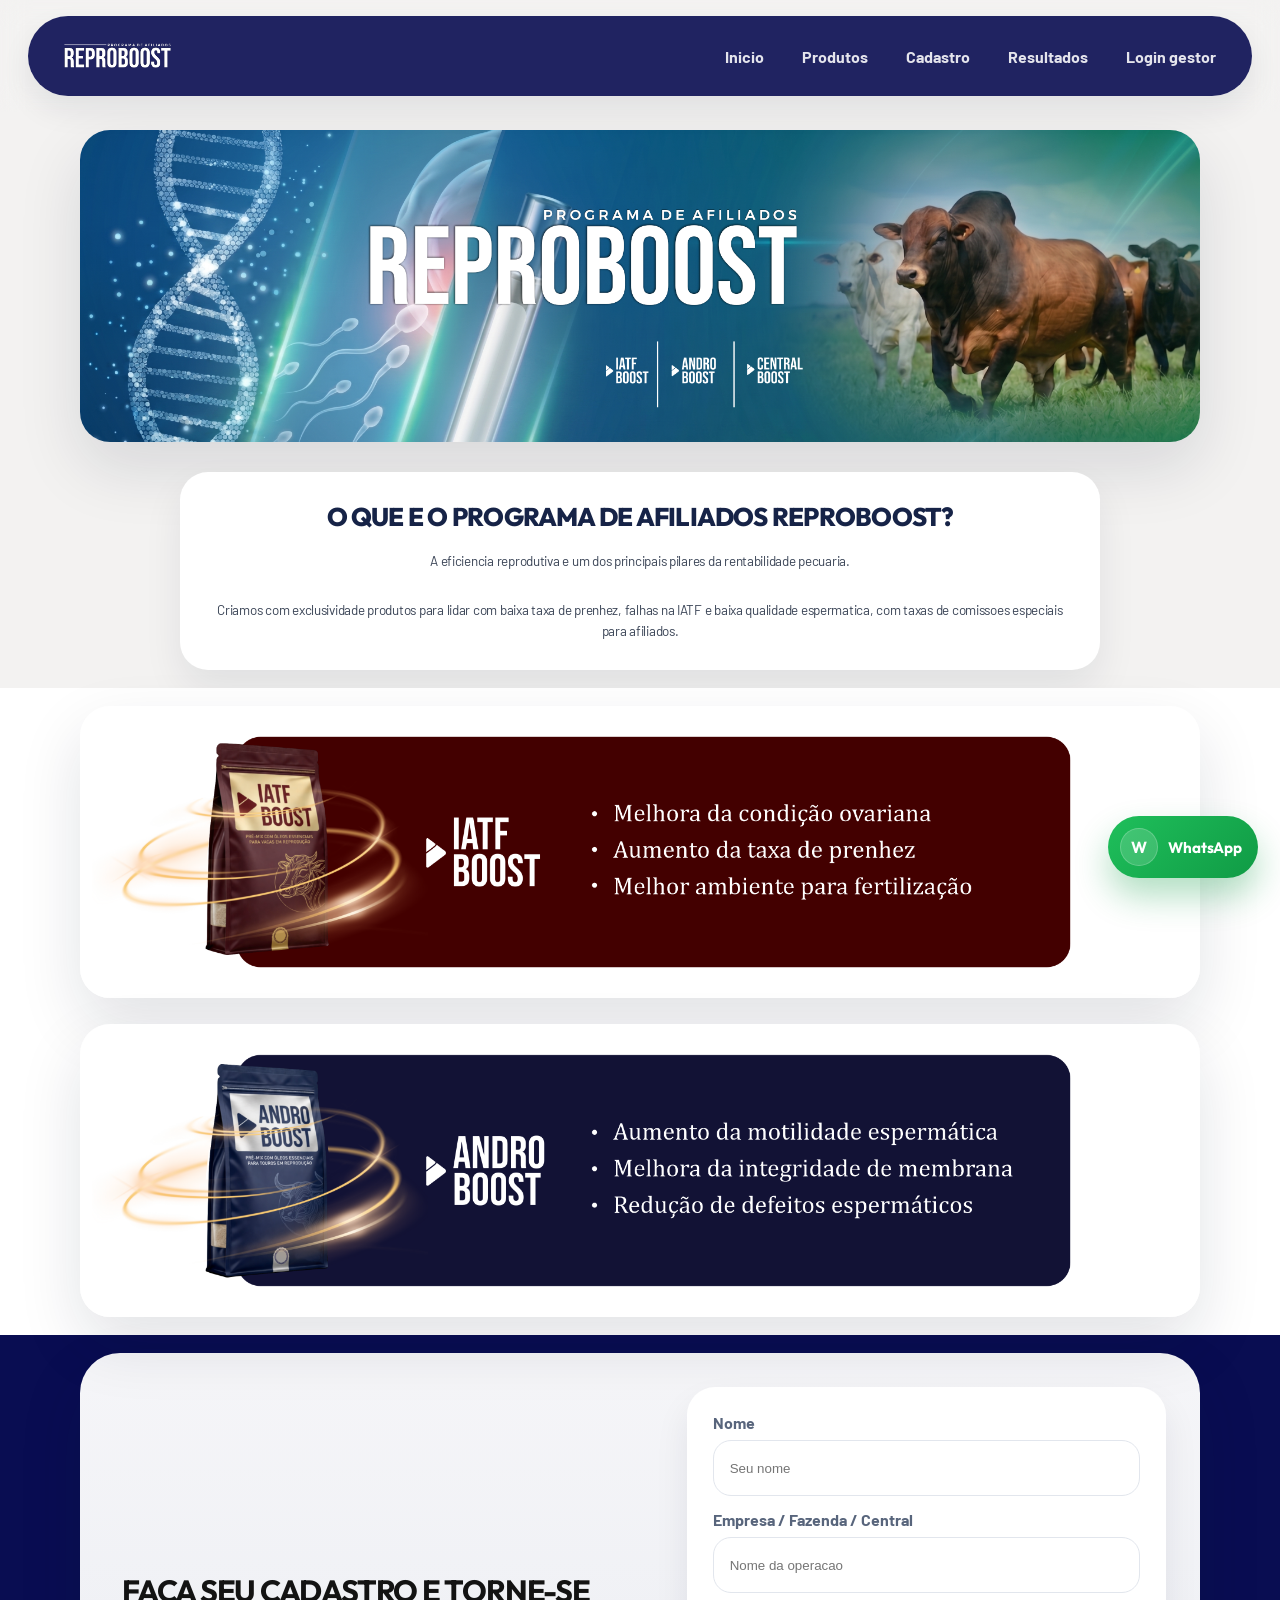
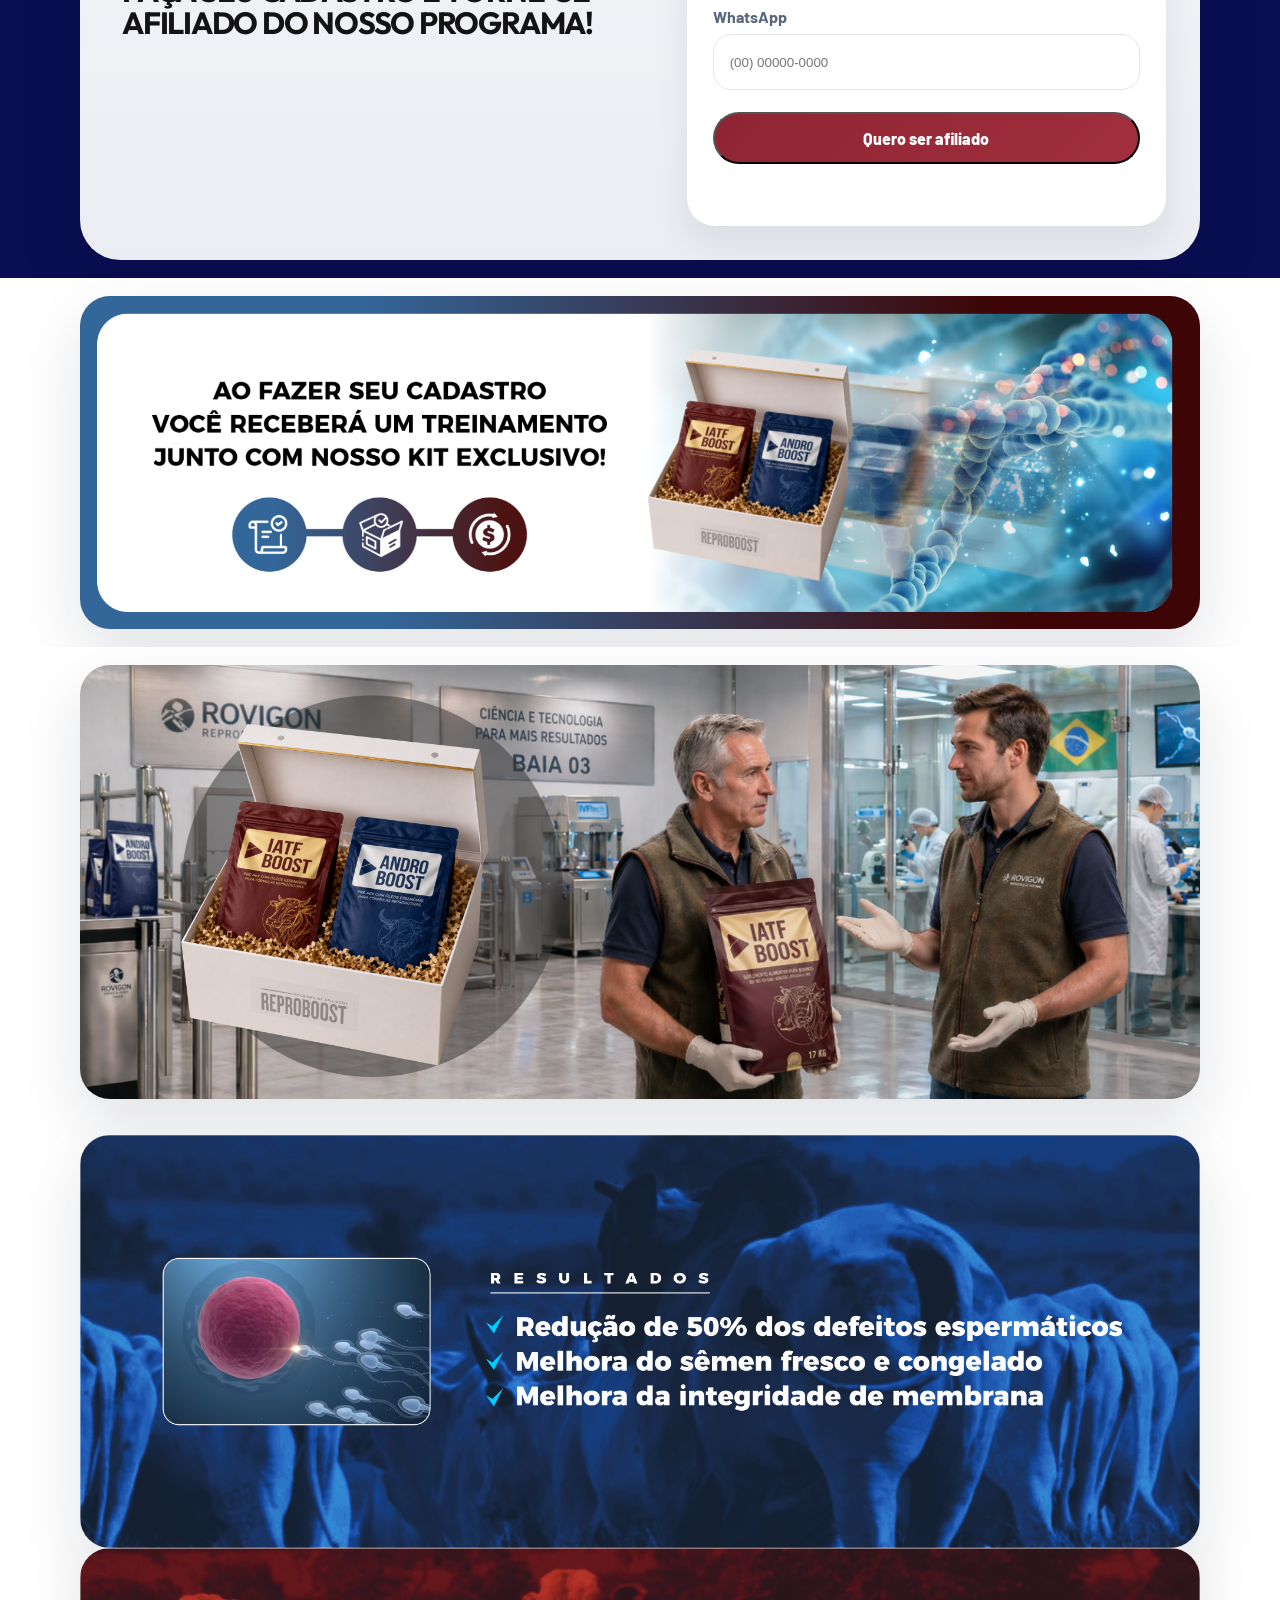
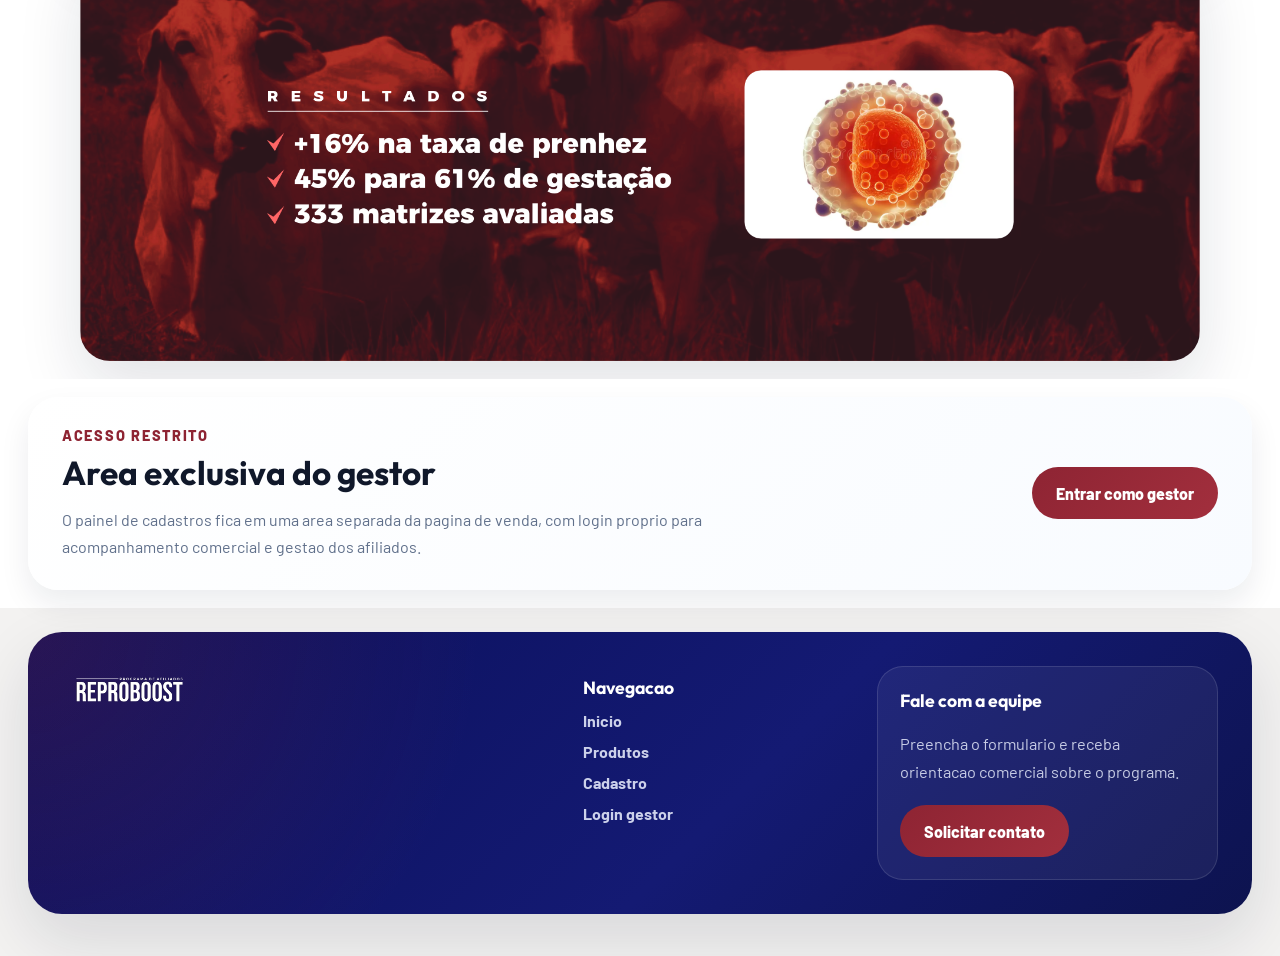
<file: index.html>
<!DOCTYPE html>
<html lang="pt-BR">
<head>
  <meta charset="UTF-8">
  <meta name="viewport" content="width=device-width, initial-scale=1.0">
  <title>Reproboost | Programa de Afiliados</title>
  <meta
    name="description"
    content="Programa de afiliados Reproboost com IATF Boost, Andro Boost e Central Boost para fazendas, centrais e operacoes reprodutivas."
  >
  <link rel="icon" type="image/png" href="./assets/images/reproboost-logo-v3.png">
  <link rel="preconnect" href="https://fonts.googleapis.com">
  <link rel="preconnect" href="https://fonts.gstatic.com" crossorigin>
  <link
    href="https://fonts.googleapis.com/css2?family=Barlow:wght@400;500;600;700;800&family=Outfit:wght@500;600;700;800&display=swap"
    rel="stylesheet"
  >
  <link rel="stylesheet" href="./styles.css">
</head>
<body>
  <a class="skip-link" href="#conteudo">Pular para o conteudo</a>

  <header class="site-header">
    <div class="container header-shell">
      <a class="brand" href="#hero">
        <img
          class="brand-logo"
          src="./assets/images/reproboost-logo-v3.png"
          alt="Programa de Afiliados Reproboost"
        >
      </a>

      <button
        class="nav-toggle"
        type="button"
        aria-expanded="false"
        aria-controls="site-nav"
        aria-label="Abrir menu"
      >
        <span></span>
        <span></span>
        <span></span>
      </button>

      <nav class="site-nav" id="site-nav" aria-label="Principal">
        <a href="#hero">Inicio</a>
        <a href="#secao-2">Produtos</a>
        <a href="#secao-3">Cadastro</a>
        <a href="#secao-4">Resultados</a>
        <a href="./gestor.html">Login gestor</a>
      </nav>
    </div>
  </header>

  <main id="conteudo">
    <section class="image-section" id="hero">
      <div class="container">
        <img
          class="section-image"
          src="./assets/images/banner-sol.png"
          alt="Banner principal do programa de afiliados Reproboost"
        >

        <div class="hero-text-block">
          <h2>O QUE E O PROGRAMA DE AFILIADOS REPROBOOST?</h2>
          <p>
            A eficiencia reprodutiva e um dos principais pilares da
            rentabilidade pecuaria.
          </p>
          <p>
            Criamos com exclusividade produtos para lidar com baixa taxa de
            prenhez, falhas na IATF e baixa qualidade espermatica, com taxas
            de comissoes especiais para afiliados.
          </p>
        </div>
      </div>
    </section>

    <section class="image-section section-white-block" id="secao-2">
      <div class="container banner-stack">
        <img
          class="section-image section-image-flat"
          src="./assets/images/banner-kit-v2.png"
          alt="Banner de beneficios do IATF Boost"
        >
        <img
          class="section-image section-image-flat"
          src="./assets/images/banner-iatf-v2.png"
          alt="Banner de beneficios do Andro Boost"
        >
      </div>
    </section>

    <section class="image-section section-dark-block" id="secao-3">
      <div class="container">
        <div class="cadastro-card">
          <div class="cadastro-content">
            <div class="cadastro-copy">
              <h2>Fa&ccedil;a seu cadastro e torne-se afiliado do nosso programa!</h2>
            </div>

            <form class="cadastro-form" id="cadastro-form">
              <label>
                Nome
                <input type="text" name="nome" placeholder="Seu nome" required>
              </label>
              <label>
                Empresa / Fazenda / Central
                <input type="text" name="empresa" placeholder="Nome da operacao" required>
              </label>
              <label>
                WhatsApp
                <input type="text" name="whatsapp" placeholder="(00) 00000-0000" required>
              </label>
              <button class="button cadastro-button" type="submit">Quero ser afiliado</button>
              <p class="cadastro-feedback" id="cadastro-feedback" aria-live="polite"></p>
            </form>
          </div>
        </div>
      </div>
    </section>

    <section class="image-section section-white-block" id="secao-4">
      <div class="container">
        <img
          class="section-image section-image-flat"
          src="./assets/images/banner-andro-v2.png"
          alt="Banner destacando kit exclusivo e treinamento para novos afiliados"
        >
      </div>
    </section>

    <section class="image-section section-white-block" id="secao-5">
      <div class="container banner-stack">
        <img
          class="section-image section-image-flat"
          src="./assets/images/banner-endo.png"
          alt="Banner institucional do programa Reproboost com equipe e kit de afiliados"
        >
      </div>
    </section>

    <section class="image-section section-white-block" id="secao-6">
      <div class="container">
        <img
          class="section-image section-image-flat"
          src="./assets/images/banner-r1.png"
          alt="Banner de resultados do Andro Boost"
        >
        <img
          class="section-image section-image-flat"
          src="./assets/images/banner-r2.png"
          alt="Banner de resultados do IATF Boost"
        >
      </div>
    </section>

    <section class="image-section section-white-block" id="secao-7">
      <div class="container gestor-cta-shell">
        <div class="gestor-cta-copy">
          <p class="section-kicker">Acesso restrito</p>
          <h2>Area exclusiva do gestor</h2>
          <p>
            O painel de cadastros fica em uma area separada da pagina de venda,
            com login proprio para acompanhamento comercial e gestao dos afiliados.
          </p>
        </div>
        <a class="button button-secondary" href="./gestor.html">Entrar como gestor</a>
      </div>
    </section>

  </main>

  <footer class="site-footer">
    <div class="container footer-card">
      <div class="footer-brand-block">
        <img
          class="footer-logo"
          src="./assets/images/reproboost-logo-v3.png"
          alt="Programa de Afiliados Reproboost"
        >
      </div>

      <div class="footer-links">
        <strong>Navegacao</strong>
        <a href="#hero">Inicio</a>
        <a href="#secao-2">Produtos</a>
        <a href="#secao-3">Cadastro</a>
        <a href="./gestor.html">Login gestor</a>
      </div>

      <div class="footer-cta">
        <strong>Fale com a equipe</strong>
        <p>Preencha o formulario e receba orientacao comercial sobre o programa.</p>
        <a class="button" href="#secao-3">Solicitar contato</a>
      </div>
    </div>
  </footer>

  <a
    class="whatsapp-float"
    href="https://wa.me/553299123017?text=Ola%2C%20quero%20saber%20mais%20sobre%20o%20Programa%20de%20Afiliados%20Reproboost."
    target="_blank"
    rel="noopener noreferrer"
    aria-label="Falar no WhatsApp sobre o Programa de Afiliados Reproboost"
  >
    <span class="whatsapp-float-icon" aria-hidden="true">W</span>
    <span class="whatsapp-float-text">WhatsApp</span>
  </a>

  <script src="./script.js"></script>
</body>
</html>
</file>
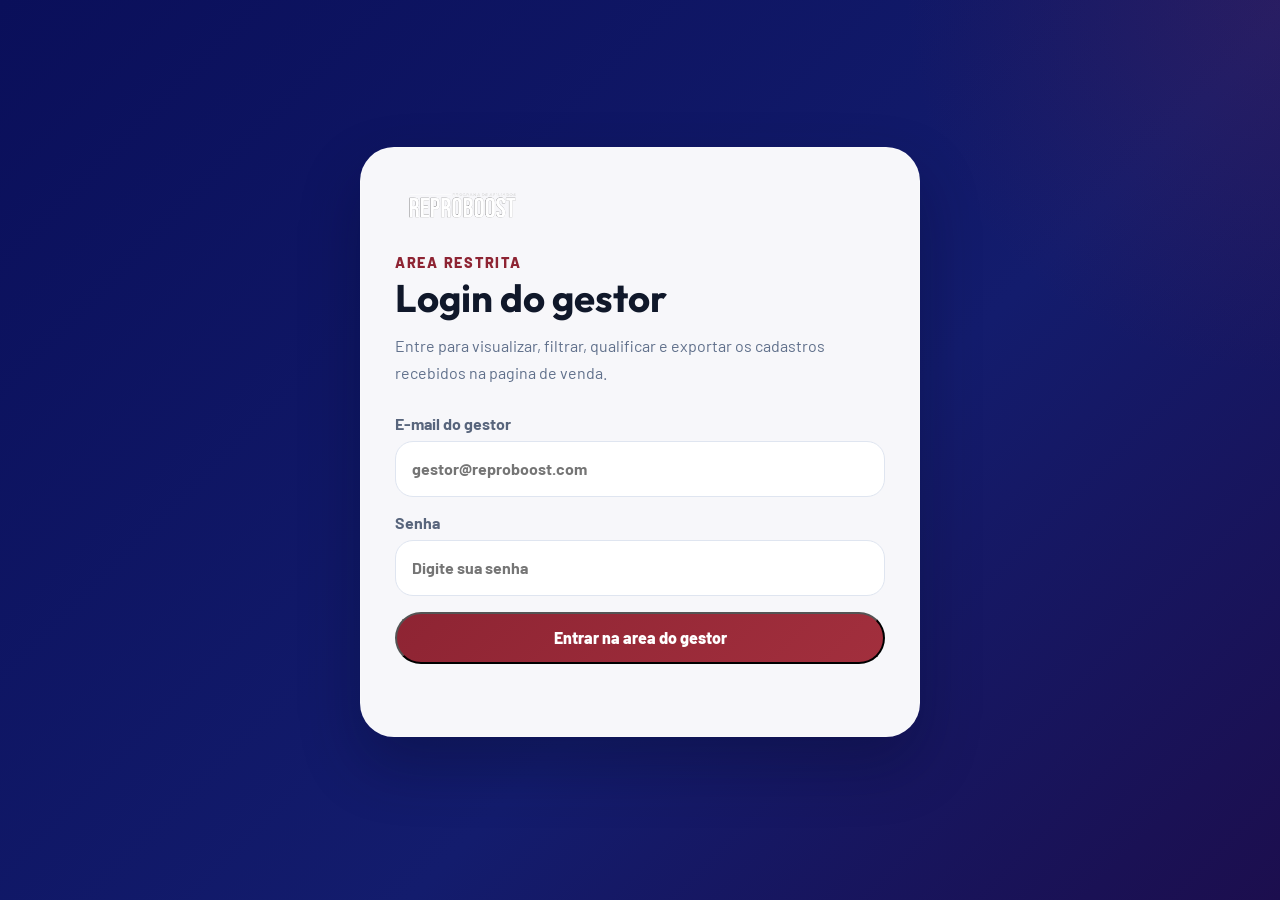
<file: gestor.html>
<!DOCTYPE html>
<html lang="pt-BR">
<head>
  <meta charset="UTF-8">
  <meta name="viewport" content="width=device-width, initial-scale=1.0">
  <title>Area do Gestor | Reproboost</title>
  <meta
    name="description"
    content="Acesso do gestor para acompanhar cadastros, contatos e qualificação de afiliados do programa Reproboost."
  >
  <link rel="icon" type="image/png" href="./assets/images/reproboost-logo-v3.png">
  <link rel="preconnect" href="https://fonts.googleapis.com">
  <link rel="preconnect" href="https://fonts.gstatic.com" crossorigin>
  <link
    href="https://fonts.googleapis.com/css2?family=Barlow:wght@400;500;600;700;800&family=Outfit:wght@500;600;700;800&display=swap"
    rel="stylesheet"
  >
  <link rel="stylesheet" href="./styles.css">
</head>
<body class="gestor-page">
  <main class="gestor-page-main">
    <section class="gestor-login-wrap" id="login-gestor">
      <div class="gestor-login-card">
        <a class="brand gestor-brand" href="./index.html">
          <img
            class="brand-logo"
            src="./assets/images/reproboost-logo-v3.png"
            alt="Programa de Afiliados Reproboost"
          >
        </a>

        <p class="section-kicker">Area restrita</p>
        <h1>Login do gestor</h1>
        <p class="gestor-login-text">
          Entre para visualizar, filtrar, qualificar e exportar os cadastros recebidos na pagina de venda.
        </p>

        <form class="gestor-login-form" id="gestor-login-form">
          <label>
            E-mail do gestor
            <input type="email" name="email" placeholder="gestor@reproboost.com" required>
          </label>
          <label>
            Senha
            <input type="password" name="senha" placeholder="Digite sua senha" required>
          </label>
          <button class="button" type="submit">Entrar na area do gestor</button>
          <p class="cadastro-feedback gestor-login-feedback" id="gestor-login-feedback" aria-live="polite"></p>
        </form>
      </div>
    </section>

    <section class="gestor-dashboard-page hidden" id="gestor-dashboard">
      <div class="container gestor-shell">
        <div class="gestor-header">
          <div>
            <p class="section-kicker">Area do Gestor</p>
            <h2>Painel de membros e cadastros</h2>
            <p class="gestor-intro">
              Todos os afiliados cadastrados aparecem aqui para acompanhamento,
              organizacao de contato e gestao comercial do programa.
            </p>
          </div>
          <div class="gestor-actions">
            <button class="button button-secondary" id="exportar-csv" type="button">Exportar cadastros</button>
            <button class="button button-ghost" id="sair-gestor" type="button">Sair</button>
          </div>
        </div>

        <div class="gestor-metrics">
          <article class="metric-card">
            <span>Total</span>
            <strong id="metric-total">0</strong>
          </article>
          <article class="metric-card">
            <span>Novos</span>
            <strong id="metric-novos">0</strong>
          </article>
          <article class="metric-card">
            <span>Contatados</span>
            <strong id="metric-contatados">0</strong>
          </article>
          <article class="metric-card">
            <span>Qualificados</span>
            <strong id="metric-qualificados">0</strong>
          </article>
        </div>

        <div class="gestor-toolbar">
          <input id="filtro-cadastro" type="search" placeholder="Buscar por nome, fazenda ou WhatsApp">
          <select id="filtro-status">
            <option value="todos">Todos os status</option>
            <option value="novo">Novo</option>
            <option value="contatado">Contatado</option>
            <option value="qualificado">Qualificado</option>
            <option value="fechado">Fechado</option>
          </select>
        </div>

        <div class="gestor-table-wrap">
          <table class="gestor-table">
            <thead>
              <tr>
                <th>Nome</th>
                <th>Empresa / Fazenda / Central</th>
                <th>WhatsApp</th>
                <th>Data</th>
                <th>Status</th>
              </tr>
            </thead>
            <tbody id="cadastros-body">
              <tr class="empty-row">
                <td colspan="5">Nenhum cadastro recebido ainda.</td>
              </tr>
            </tbody>
          </table>
        </div>
      </div>
    </section>
  </main>

  <script src="./gestor.js"></script>
</body>
</html>
</file>
<file: styles.css>
:root {
  --bg: #f3f2f1;
  --ink: #152238;
  --blue-950: #090d52;
  --blue-900: #1a2679;
  --line: #dfe5f0;
  --muted: #60708b;
  --shadow-lg: 0 26px 64px rgba(14, 24, 46, 0.12);
  --shadow-md: 0 14px 30px rgba(14, 24, 46, 0.08);
  --container: 1320px;
}

* {
  box-sizing: border-box;
}

html {
  scroll-behavior: smooth;
}

body {
  margin: 0;
  background: var(--bg);
  color: var(--ink);
  font-family: "Barlow", sans-serif;
}

a {
  color: inherit;
  text-decoration: none;
}

button {
  font: inherit;
}

img {
  display: block;
  max-width: 100%;
}

.skip-link {
  position: absolute;
  top: -40px;
  left: 16px;
  z-index: 50;
  padding: 10px 16px;
  border-radius: 999px;
  background: var(--blue-950);
  color: #fff;
}

.skip-link:focus {
  top: 16px;
}

.container {
  width: min(calc(100% - 56px), var(--container));
  margin: 0 auto;
}

.site-header {
  position: sticky;
  top: 0;
  z-index: 30;
  padding: 16px 0;
  backdrop-filter: blur(14px);
}

.header-shell {
  display: flex;
  align-items: center;
  justify-content: space-between;
  gap: 16px;
  padding: 16px 22px;
  border-radius: 999px;
  background: rgba(9, 13, 82, 0.9);
  box-shadow: var(--shadow-md);
}

.brand {
  display: inline-flex;
  align-items: center;
  flex-shrink: 0;
}

.brand-logo {
  width: auto;
  height: 48px;
}

.site-nav {
  display: flex;
  align-items: center;
  gap: 10px;
}

.site-nav a {
  padding: 10px 14px;
  color: rgba(255, 255, 255, 0.88);
  font-weight: 700;
}

.nav-toggle {
  display: none;
  width: 46px;
  height: 46px;
  padding: 0;
  border: 0;
  border-radius: 50%;
  background: rgba(255, 255, 255, 0.12);
}

.nav-toggle span {
  display: block;
  width: 18px;
  height: 2px;
  margin: 4px auto;
  border-radius: 999px;
  background: #fff;
}

.image-section {
  padding: 18px 0;
}

.section-dark-block {
  background: var(--blue-950);
}

.section-white-block {
  background: #ffffff;
}

.section-image-flat {
  border-radius: 0;
  box-shadow: none;
}

.banner-stack {
  display: grid;
  gap: 26px;
}

.section-image-spaced {
  margin-top: 24px;
}

.cadastro-card {
  max-width: 1120px;
  margin: 0 auto;
  padding: 34px;
  border-radius: 40px;
  background: linear-gradient(180deg, rgba(255, 255, 255, 0.96), rgba(244, 246, 249, 0.96));
  box-shadow: var(--shadow-lg);
}

.cadastro-content {
  display: grid;
  grid-template-columns: minmax(0, 1fr) minmax(340px, 0.88fr);
  gap: 28px;
  align-items: stretch;
}

.cadastro-copy {
  display: flex;
  flex-direction: column;
  justify-content: center;
  padding: 18px 12px 18px 8px;
}

.cadastro-copy h2 {
  margin: 0;
  color: #131313;
  font-family: "Outfit", sans-serif;
  font-size: clamp(1.55rem, 2.4vw, 2.7rem);
  line-height: 1.05;
  letter-spacing: -0.04em;
  text-transform: uppercase;
}

.cadastro-copy p {
  margin: 26px 0 0;
  color: #5d6573;
  font-size: 1.1rem;
  line-height: 1.65;
}

.cadastro-form {
  display: grid;
  gap: 14px;
  padding: 26px;
  border-radius: 28px;
  background: #fff;
  box-shadow: 0 18px 34px rgba(14, 24, 46, 0.08);
}

.cadastro-form label {
  display: grid;
  gap: 8px;
  color: #58657c;
  font-weight: 700;
}

.cadastro-form input {
  min-height: 56px;
  padding: 0 16px;
  border: 1px solid #e2e6ed;
  border-radius: 18px;
  background: #fff;
  color: #202939;
}

.cadastro-button {
  width: 100%;
  margin-top: 8px;
}

.cadastro-feedback {
  min-height: 22px;
  margin: 0;
  color: #eff4ff;
  font-size: 0.92rem;
  font-weight: 700;
}

.section-image {
  width: 100%;
  max-width: 1120px;
  margin: 0 auto;
  border-radius: 30px;
  box-shadow: var(--shadow-lg);
}

.hero-frame {
  max-width: 1120px;
  height: clamp(260px, 38vw, 560px);
  margin: 0 auto;
  overflow: hidden;
  border-radius: 30px;
  box-shadow: var(--shadow-lg);
}

.section-image-hero {
  width: 100%;
  height: 100%;
  max-width: none;
  margin: 0;
  border-radius: 0;
  box-shadow: none;
  object-fit: cover;
  object-position: center 18%;
}

.hero-text-block {
  max-width: 920px;
  margin: 30px auto 0;
  padding: 28px 34px;
  border-radius: 28px;
  background: #ffffff;
  box-shadow: 0 18px 38px rgba(14, 24, 46, 0.08);
  text-align: center;
}

.hero-text-block h2 {
  margin: 0 0 18px;
  color: #162347;
  font-size: clamp(1.1rem, 2vw, 2rem);
  font-family: "Outfit", sans-serif;
  font-weight: 800;
  letter-spacing: -0.03em;
}

.hero-text-block p {
  margin: 0;
  color: #394355;
  font-size: clamp(0.82rem, 1.05vw, 1rem);
  line-height: 1.54;
  letter-spacing: -0.02em;
}

.hero-text-block p + p {
  margin-top: 28px;
}

.gestor-shell {
  display: grid;
  gap: 24px;
  padding: 34px;
  border-radius: 34px;
  background:
    radial-gradient(circle at top right, rgba(26, 38, 121, 0.16), transparent 30%),
    linear-gradient(180deg, #ffffff, #f8faff);
  box-shadow: var(--shadow-lg);
}

.gestor-header {
  display: flex;
  align-items: flex-end;
  justify-content: space-between;
  gap: 20px;
}

.section-kicker {
  margin: 0 0 8px;
  color: #8e2433;
  font-size: 0.9rem;
  font-weight: 800;
  letter-spacing: 0.12em;
  text-transform: uppercase;
}

.gestor-header h2 {
  margin: 0;
  color: #111a2c;
  font-family: "Outfit", sans-serif;
  font-size: clamp(2rem, 3vw, 3.1rem);
  line-height: 1.02;
}

.gestor-intro {
  max-width: 760px;
  margin: 12px 0 0;
  color: var(--muted);
  font-size: 1rem;
  line-height: 1.7;
}

.button-secondary {
  background: linear-gradient(135deg, var(--blue-900), #253395);
}

.button-ghost {
  background: #fff;
  color: var(--blue-900);
  border: 1px solid var(--line);
}

.gestor-metrics {
  display: grid;
  grid-template-columns: repeat(4, minmax(0, 1fr));
  gap: 18px;
}

.metric-card {
  padding: 22px;
  border: 1px solid var(--line);
  border-radius: 24px;
  background: #fff;
  box-shadow: 0 10px 24px rgba(14, 24, 46, 0.05);
}

.metric-card span {
  display: block;
  color: var(--muted);
  font-size: 0.92rem;
  font-weight: 700;
}

.metric-card strong {
  display: block;
  margin-top: 10px;
  color: #10182a;
  font-family: "Outfit", sans-serif;
  font-size: clamp(1.8rem, 2vw, 2.4rem);
}

.gestor-toolbar {
  display: grid;
  grid-template-columns: minmax(0, 1fr) 240px;
  gap: 16px;
}

.gestor-actions {
  display: flex;
  flex-wrap: wrap;
  gap: 12px;
  justify-content: flex-end;
}

.gestor-toolbar input,
.gestor-toolbar select {
  min-height: 56px;
  padding: 0 18px;
  border: 1px solid var(--line);
  border-radius: 18px;
  background: #fff;
  color: #202939;
  font: inherit;
}

.gestor-table-wrap {
  overflow: auto;
  border: 1px solid var(--line);
  border-radius: 24px;
  background: #fff;
  box-shadow: 0 12px 28px rgba(14, 24, 46, 0.05);
}

.gestor-table {
  width: 100%;
  border-collapse: collapse;
}

.gestor-table th,
.gestor-table td {
  padding: 18px 20px;
  text-align: left;
  border-bottom: 1px solid #edf1f7;
}

.gestor-table th {
  color: var(--muted);
  font-size: 0.9rem;
  font-weight: 800;
  text-transform: uppercase;
}

.gestor-table td {
  color: #1b2437;
  font-size: 0.97rem;
}

.empty-row td {
  color: var(--muted);
  text-align: center;
}

.status-select {
  min-height: 40px;
  padding: 0 12px;
  border: 1px solid var(--line);
  border-radius: 12px;
  background: #fff;
  color: #1b2437;
  font: inherit;
}

.gestor-cta-shell {
  display: flex;
  align-items: center;
  justify-content: space-between;
  gap: 24px;
  padding: 30px 34px;
  border-radius: 30px;
  background: linear-gradient(135deg, #ffffff, #f8fbff);
  box-shadow: var(--shadow-md);
}

.gestor-cta-copy {
  max-width: 760px;
}

.gestor-cta-copy h2 {
  margin: 0;
  color: #10182a;
  font-family: "Outfit", sans-serif;
  font-size: clamp(1.7rem, 2.6vw, 2.5rem);
}

.gestor-cta-copy p:last-child {
  margin: 12px 0 0;
  color: var(--muted);
  line-height: 1.7;
}

.gestor-page {
  min-height: 100vh;
  background:
    radial-gradient(circle at top right, rgba(142, 36, 51, 0.18), transparent 24%),
    linear-gradient(135deg, #0a0f5a, #131c6d 60%, #1c0e4e);
}

.gestor-page-main {
  min-height: 100vh;
  padding: 32px 24px 48px;
}

.gestor-login-wrap {
  display: grid;
  place-items: center;
  min-height: calc(100vh - 80px);
}

.gestor-login-card {
  width: min(100%, 560px);
  padding: 34px;
  border: 1px solid rgba(255, 255, 255, 0.18);
  border-radius: 34px;
  background: rgba(255, 255, 255, 0.97);
  box-shadow: 0 28px 60px rgba(5, 10, 40, 0.32);
}

.gestor-brand {
  margin-bottom: 24px;
}

.gestor-login-card h1 {
  margin: 0;
  color: #10182a;
  font-family: "Outfit", sans-serif;
  font-size: clamp(2rem, 3vw, 3rem);
  line-height: 1;
}

.gestor-login-text {
  margin: 14px 0 0;
  color: var(--muted);
  line-height: 1.7;
}

.gestor-login-form {
  display: grid;
  gap: 16px;
  margin-top: 28px;
}

.gestor-login-form label {
  display: grid;
  gap: 8px;
  color: #58657c;
  font-weight: 700;
}

.gestor-login-form input {
  min-height: 56px;
  padding: 0 16px;
  border: 1px solid var(--line);
  border-radius: 18px;
  background: #fff;
  color: #202939;
  font: inherit;
}

.gestor-login-feedback {
  color: #8e2433;
}

.gestor-dashboard-page {
  padding: 24px 0;
}

.hidden {
  display: none !important;
}

.site-footer {
  padding: 24px 0 42px;
}

.whatsapp-float {
  position: fixed;
  right: 22px;
  bottom: 22px;
  z-index: 60;
  display: inline-flex;
  align-items: center;
  gap: 10px;
  padding: 12px 16px 12px 12px;
  border-radius: 999px;
  background: linear-gradient(135deg, #1fbf5b, #109b45);
  color: #ffffff;
  box-shadow: 0 18px 34px rgba(16, 155, 69, 0.32);
  text-decoration: none;
  font-family: "Outfit", sans-serif;
  font-weight: 700;
  transition: transform 180ms ease, box-shadow 180ms ease;
}

.whatsapp-float:hover {
  transform: translateY(-2px);
  box-shadow: 0 20px 38px rgba(16, 155, 69, 0.4);
}

.whatsapp-float-icon {
  display: inline-flex;
  align-items: center;
  justify-content: center;
  width: 38px;
  height: 38px;
  border-radius: 50%;
  background: rgba(255, 255, 255, 0.16);
  border: 1px solid rgba(255, 255, 255, 0.2);
  font-size: 1rem;
  line-height: 1;
}

.whatsapp-float-text {
  font-size: 0.95rem;
  letter-spacing: -0.01em;
}

.footer-card {
  display: grid;
  grid-template-columns: minmax(0, 1.3fr) minmax(180px, 0.7fr) minmax(260px, 0.9fr);
  gap: 28px;
  padding: 34px;
  border-radius: 34px;
  background:
    radial-gradient(circle at top left, rgba(162, 47, 61, 0.2), transparent 36%),
    linear-gradient(135deg, #0a0f5a, #141a73 58%, #0d134f);
  box-shadow: var(--shadow-lg);
}

.footer-brand-block,
.footer-links,
.footer-cta {
  display: flex;
  flex-direction: column;
}

.footer-brand-block {
  align-items: flex-start;
}

.footer-logo {
  width: auto;
  max-width: 320px;
  height: auto;
  max-height: 48px;
  object-fit: contain;
}

.footer-description,
.footer-cta p {
  margin: 18px 0 0;
  color: rgba(235, 240, 255, 0.82);
  font-size: 1.02rem;
  line-height: 1.7;
}

.footer-links strong,
.footer-cta strong {
  color: #fff;
  font-family: "Outfit", sans-serif;
  font-size: 1.1rem;
}

.footer-links {
  gap: 12px;
  padding-top: 10px;
}

.footer-links a {
  color: rgba(235, 240, 255, 0.86);
  font-weight: 700;
}

.footer-cta {
  padding: 22px;
  border: 1px solid rgba(255, 255, 255, 0.12);
  border-radius: 26px;
  background: rgba(255, 255, 255, 0.06);
}

.footer-cta .button {
  margin-top: 20px;
  align-self: flex-start;
}

.button {
  display: inline-flex;
  align-items: center;
  justify-content: center;
  min-height: 52px;
  padding: 0 24px;
  border-radius: 999px;
  background: linear-gradient(135deg, #8e2433, #a22f3d);
  color: #fff;
  font-weight: 800;
}

@media (max-width: 860px) {
  .nav-toggle {
    display: inline-block;
  }

  .header-shell {
    position: relative;
  }

  .site-nav {
    position: absolute;
    top: calc(100% + 10px);
    right: 0;
    left: 0;
    display: none;
    flex-direction: column;
    align-items: stretch;
    padding: 18px;
    border-radius: 24px;
    background: rgba(9, 13, 82, 0.98);
    box-shadow: var(--shadow-lg);
  }

  .site-nav.open {
    display: flex;
  }

  .cadastro-content {
    grid-template-columns: 1fr;
  }

  .footer-card {
    grid-template-columns: 1fr;
  }

  .gestor-header,
  .gestor-toolbar,
  .gestor-metrics {
    grid-template-columns: 1fr;
  }

  .gestor-header {
    align-items: flex-start;
  }

  .gestor-metrics {
    display: grid;
  }

  .gestor-cta-shell {
    flex-direction: column;
    align-items: flex-start;
  }

  .gestor-actions {
    justify-content: flex-start;
  }
}

@media (max-width: 640px) {
  .container {
    width: min(calc(100% - 24px), var(--container));
  }

  .header-shell {
    padding: 14px 16px;
  }

  .site-footer {
    padding-top: 8px;
  }

  .whatsapp-float {
    right: 14px;
    bottom: 14px;
    padding: 10px 14px 10px 10px;
  }

  .whatsapp-float-icon {
    width: 34px;
    height: 34px;
  }

  .whatsapp-float-text {
    font-size: 0.88rem;
  }

  .brand-logo {
    height: 38px;
  }

  .hero-text-block {
    margin-top: 24px;
    padding: 20px 18px;
    border-radius: 20px;
  }

  .hero-text-block h2 {
    margin-bottom: 14px;
    font-size: 0.98rem;
  }

  .hero-text-block p {
    font-size: 0.8rem;
    line-height: 1.48;
  }

  .section-image {
    border-radius: 18px;
  }

  .section-image-flat {
    border-radius: 0;
  }

  .hero-frame {
    height: clamp(200px, 52vw, 320px);
    border-radius: 18px;
  }

  .cadastro-card {
    padding: 20px;
    border-radius: 24px;
  }

  .cadastro-form {
    padding: 18px;
    border-radius: 20px;
  }

  .cadastro-copy h2 {
    font-size: 1.5rem;
  }

  .gestor-cta-shell {
    padding: 22px 18px;
    border-radius: 22px;
  }

  .footer-card {
    padding: 24px 20px;
    border-radius: 24px;
  }

  .gestor-shell {
    padding: 22px 18px;
    border-radius: 22px;
  }

  .gestor-table th,
  .gestor-table td {
    padding: 14px 12px;
  }

  .footer-logo {
    max-width: 240px;
    max-height: 38px;
  }

  .footer-cta {
    padding: 18px;
  }

  .footer-cta .button {
    width: 100%;
  }

  .gestor-page-main {
    padding: 20px 14px 34px;
  }

  .gestor-login-card {
    padding: 24px 18px;
    border-radius: 24px;
  }
}
</file>
